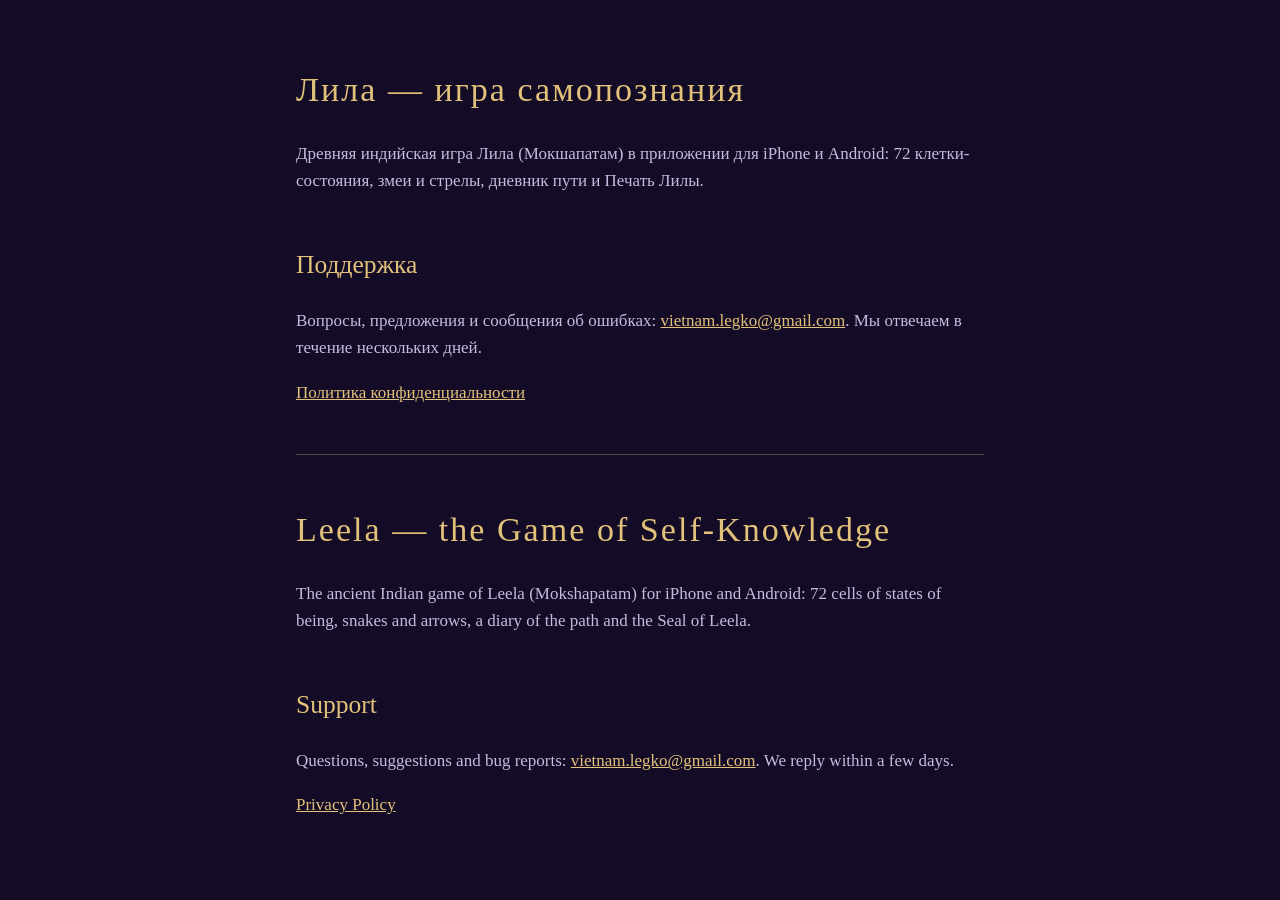
<file: index.html>
<!doctype html><html lang="ru"><head><meta charset="utf-8"><meta name="viewport" content="width=device-width,initial-scale=1"><title>Лила — поддержка</title><link rel="stylesheet" href="style.css"></head><body><main>
<h1>Лила — игра самопознания</h1>
<p>Древняя индийская игра Лила (Мокшапатам) в приложении для iPhone и Android: 72 клетки-состояния, змеи и стрелы, дневник пути и Печать Лилы.</p>
<h2>Поддержка</h2>
<p>Вопросы, предложения и сообщения об ошибках: <a href="mailto:vietnam.legko@gmail.com">vietnam.legko@gmail.com</a>. Мы отвечаем в течение нескольких дней.</p>
<p><a href="privacy.html">Политика конфиденциальности</a></p>
<hr>
<h1>Leela — the Game of Self-Knowledge</h1>
<p>The ancient Indian game of Leela (Mokshapatam) for iPhone and Android: 72 cells of states of being, snakes and arrows, a diary of the path and the Seal of Leela.</p>
<h2>Support</h2>
<p>Questions, suggestions and bug reports: <a href="mailto:vietnam.legko@gmail.com">vietnam.legko@gmail.com</a>. We reply within a few days.</p>
<p><a href="privacy.html#en">Privacy Policy</a></p>
</main></body></html>
</file>
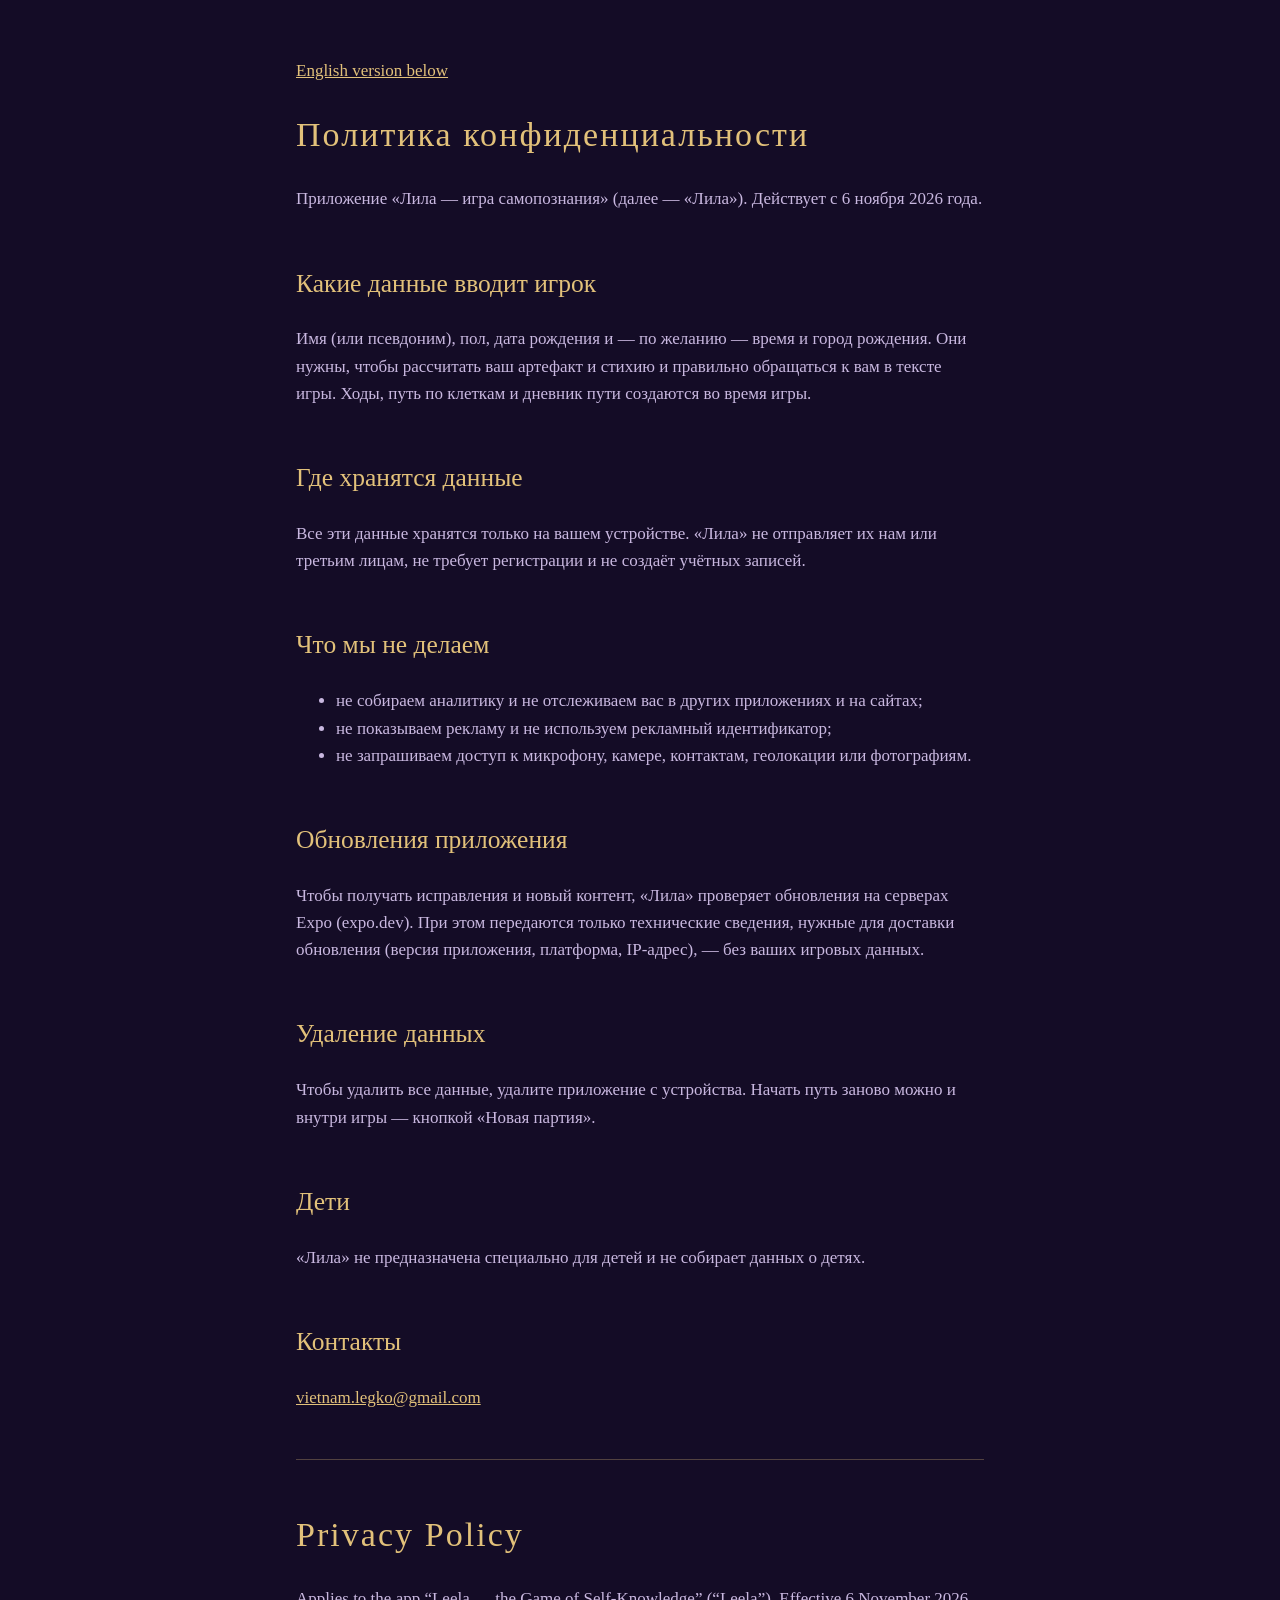
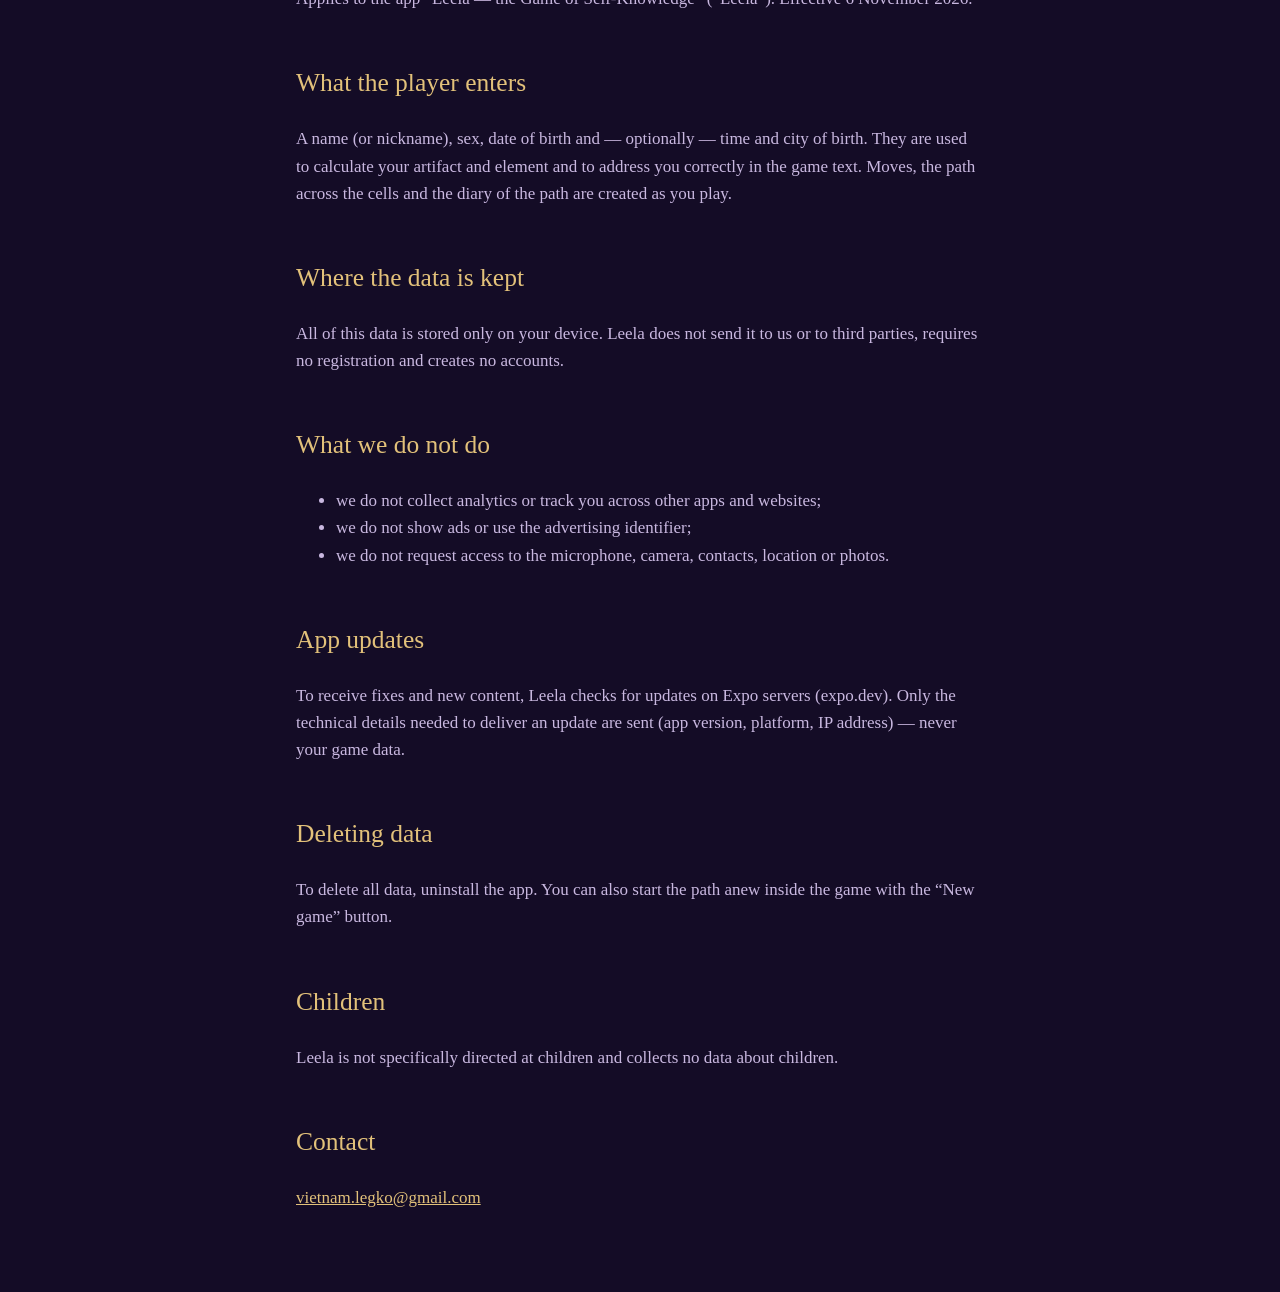
<file: privacy.html>
<!doctype html><html lang="ru"><head><meta charset="utf-8"><meta name="viewport" content="width=device-width,initial-scale=1"><title>Лила — политика конфиденциальности</title><link rel="stylesheet" href="style.css"></head><body><main>
<p class="lang"><a href="#en">English version below</a></p>
<h1>Политика конфиденциальности</h1>
<p>Приложение «Лила — игра самопознания» (далее — «Лила»). Действует с 6 ноября 2026 года.</p>
<h2>Какие данные вводит игрок</h2>
<p>Имя (или псевдоним), пол, дата рождения и — по желанию — время и город рождения. Они нужны, чтобы рассчитать ваш артефакт и стихию и правильно обращаться к вам в тексте игры. Ходы, путь по клеткам и дневник пути создаются во время игры.</p>
<h2>Где хранятся данные</h2>
<p>Все эти данные хранятся только на вашем устройстве. «Лила» не отправляет их нам или третьим лицам, не требует регистрации и не создаёт учётных записей.</p>
<h2>Что мы не делаем</h2>
<ul><li>не собираем аналитику и не отслеживаем вас в других приложениях и на сайтах;</li><li>не показываем рекламу и не используем рекламный идентификатор;</li><li>не запрашиваем доступ к микрофону, камере, контактам, геолокации или фотографиям.</li></ul>
<h2>Обновления приложения</h2>
<p>Чтобы получать исправления и новый контент, «Лила» проверяет обновления на серверах Expo (expo.dev). При этом передаются только технические сведения, нужные для доставки обновления (версия приложения, платформа, IP-адрес), — без ваших игровых данных.</p>
<h2>Удаление данных</h2>
<p>Чтобы удалить все данные, удалите приложение с устройства. Начать путь заново можно и внутри игры — кнопкой «Новая партия».</p>
<h2>Дети</h2>
<p>«Лила» не предназначена специально для детей и не собирает данных о детях.</p>
<h2>Контакты</h2>
<p><a href="mailto:vietnam.legko@gmail.com">vietnam.legko@gmail.com</a></p>
<hr>
<h1 id="en">Privacy Policy</h1>
<p>Applies to the app “Leela — the Game of Self-Knowledge” (“Leela”). Effective 6 November 2026.</p>
<h2>What the player enters</h2>
<p>A name (or nickname), sex, date of birth and — optionally — time and city of birth. They are used to calculate your artifact and element and to address you correctly in the game text. Moves, the path across the cells and the diary of the path are created as you play.</p>
<h2>Where the data is kept</h2>
<p>All of this data is stored only on your device. Leela does not send it to us or to third parties, requires no registration and creates no accounts.</p>
<h2>What we do not do</h2>
<ul><li>we do not collect analytics or track you across other apps and websites;</li><li>we do not show ads or use the advertising identifier;</li><li>we do not request access to the microphone, camera, contacts, location or photos.</li></ul>
<h2>App updates</h2>
<p>To receive fixes and new content, Leela checks for updates on Expo servers (expo.dev). Only the technical details needed to deliver an update are sent (app version, platform, IP address) — never your game data.</p>
<h2>Deleting data</h2>
<p>To delete all data, uninstall the app. You can also start the path anew inside the game with the “New game” button.</p>
<h2>Children</h2>
<p>Leela is not specifically directed at children and collects no data about children.</p>
<h2>Contact</h2>
<p><a href="mailto:vietnam.legko@gmail.com">vietnam.legko@gmail.com</a></p>
</main></body></html>
</file>
<file: style.css>
:root{--bg:#140c26;--ink:#efe4ff;--dim:#c9b8e0;--gold:#e2c17a}
*{box-sizing:border-box}body{margin:0;background:var(--bg);color:var(--ink);font:17px/1.6 Georgia,"Times New Roman",serif}
main{max-width:720px;margin:0 auto;padding:40px 16px 64px}h1{color:var(--gold);font-weight:normal;letter-spacing:.06em}
h2{color:var(--gold);font-weight:normal;margin-top:2em}a{color:var(--gold)}p,li{color:var(--dim)}.lang{margin-bottom:24px}hr{border:0;border-top:1px solid rgba(226,193,122,.3);margin:48px 0}
</file>
